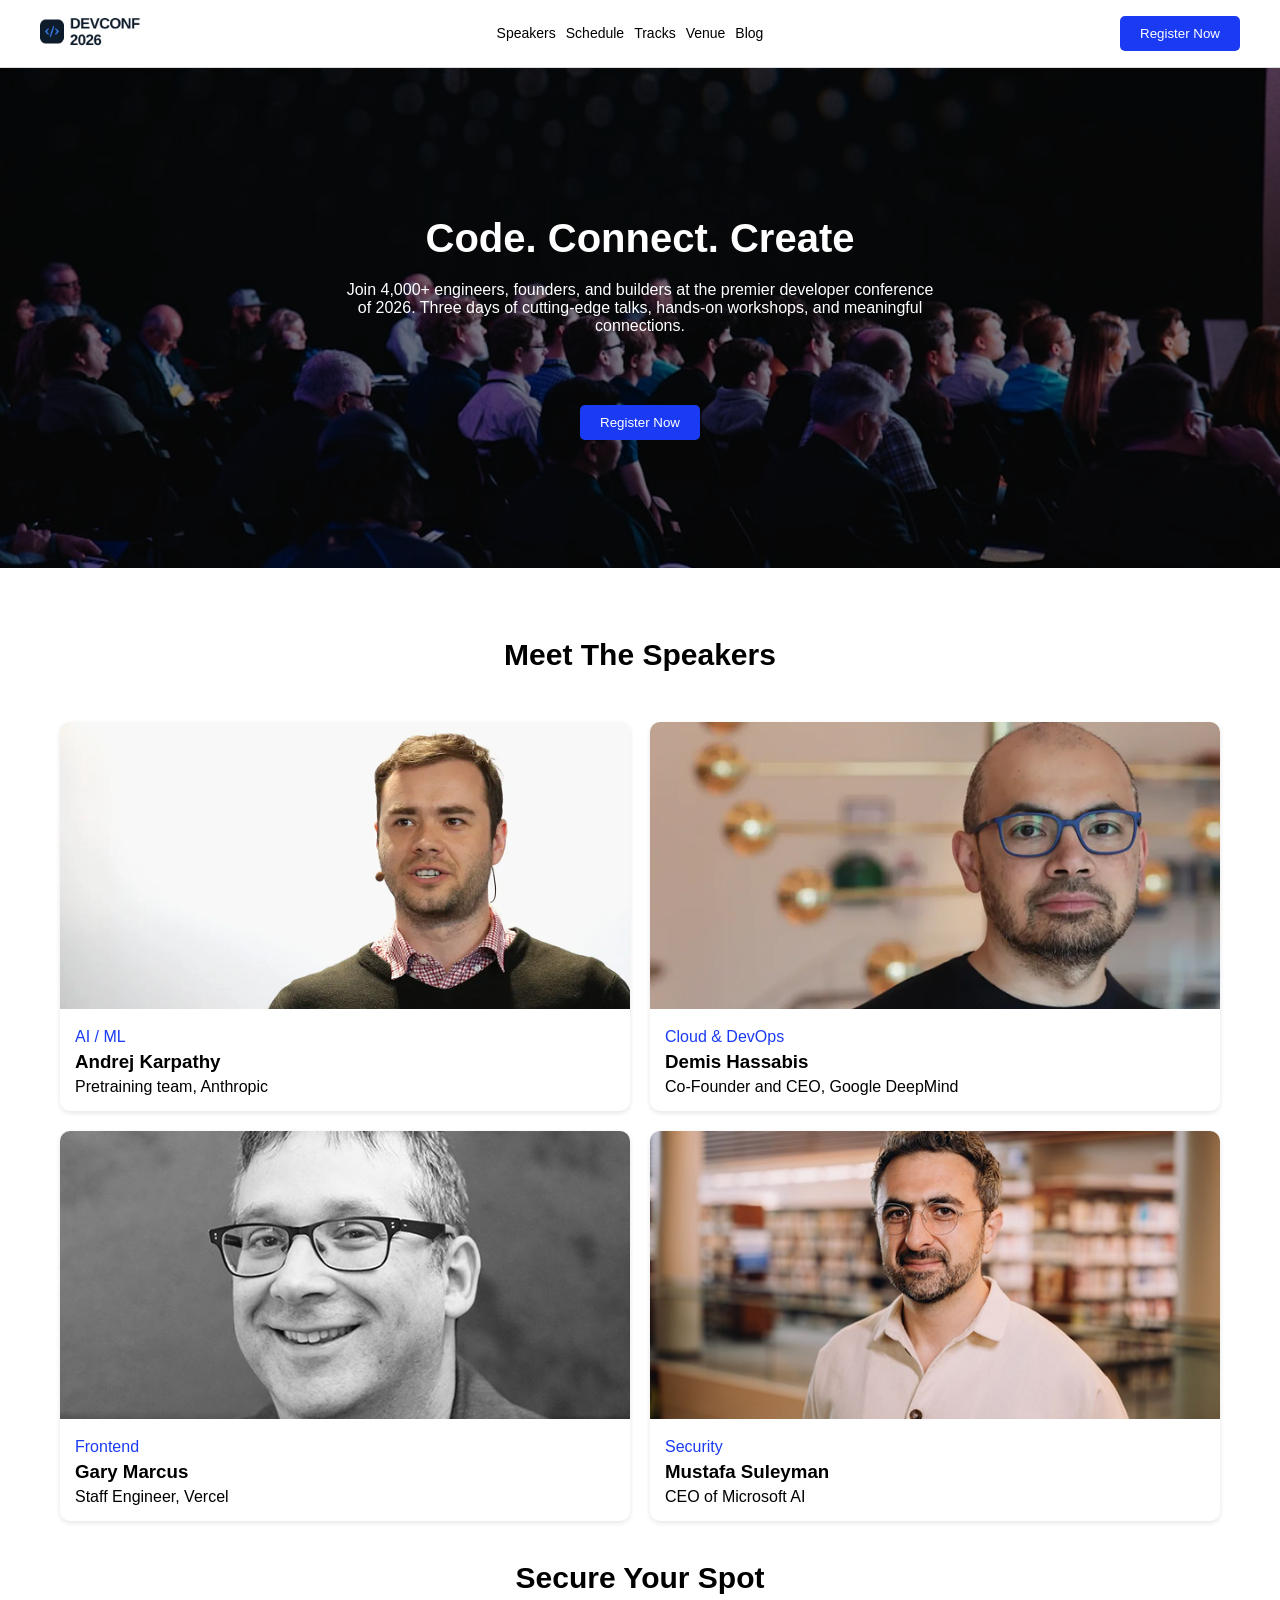
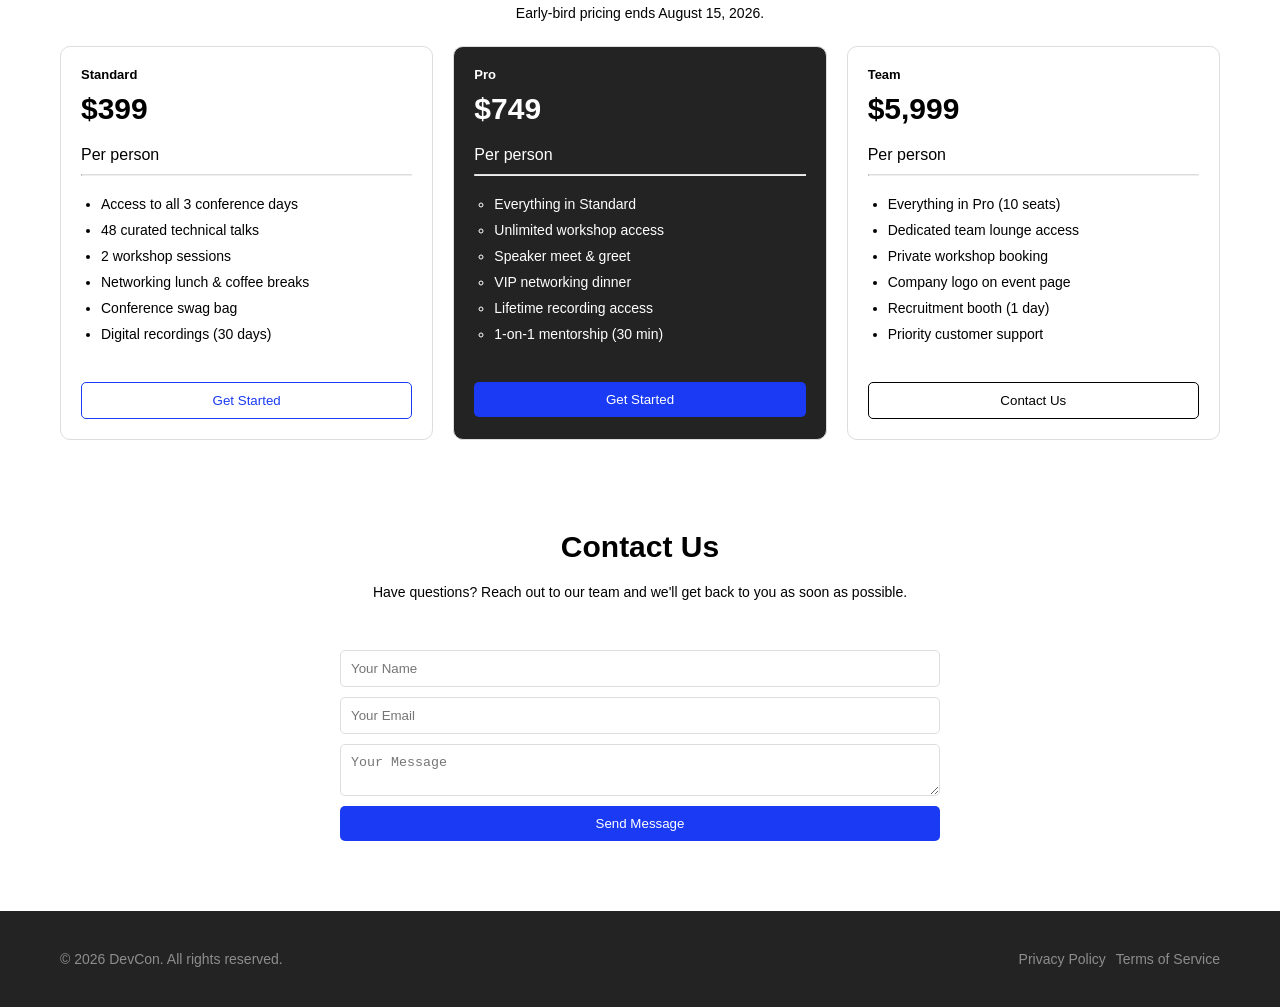
<file: index.html>
<!DOCTYPE html>
<html lang="en">
<head>
    <meta charset="UTF-8">
    <meta name="viewport" content="width=device-width, initial-scale=1.0">
    <link rel="stylesheet" href="style.css">
    <title>Document</title>
</head>
<body>
    <header>
        <div class="header-wrraper">
            <div class="logoarea">
                <img src="assets/logo.png" alt="">
            </div>
            <div class="navarea">
                <a href="#">Speakers</a>
                <a href="#">Schedule</a>
                <a href="#">Tracks</a>
                <a href="#">Venue</a>
                <a href="#">Blog</a>
            </div>
            <div class="headercta">
                <button class="btn">Register Now</button>
            </div>
        </div>
    </header>
    <main>
        <section id="hero">
            <div class="overlay"></div>
            <div class="hero-wrapper">
                <div class="herotext">
                    <h1>Code. Connect. Create</h1>
                    <p>Join 4,000+ engineers, founders, and builders at the premier developer conference of 2026. Three days of cutting-edge talks, hands-on workshops, and meaningful connections.</p>
                </div>
                <button class="btn">Register Now</button>
            </div>
        </section>
        <section id="speakers">
            <div class="container">
                <h2>Meet The Speakers</h2>
                <div class="speakers-grid">
                    <div class="speaker-card">
                        <img src="assets/andrej.png" alt="Andrej Karpathy">
                        <div class="card-content">
                            <a href="#">AI / ML</a>
                            <h3>Andrej Karpathy</h3>
                            <p>Pretraining team, Anthropic</p>
                        </div>
                    </div>
                    <div class="speaker-card">
                        <img src="assets/demis.png" alt="Demis Hassabis">
                        <div class="card-content">
                            <a href="#">Cloud & DevOps</a>
                            <h3>Demis Hassabis</h3>
                            <p>Co-Founder and CEO, Google DeepMind</p>
                        </div>
                    </div>
                    <div class="speaker-card">
                        <img src="assets/gary.png" alt="Gary Marcus">
                        <div class="card-content">
                            <a href="#">Frontend</a>
                            <h3>Gary Marcus</h3>
                            <p>Staff Engineer, Vercel</p>
                        </div>
                    </div>
                    <div class="speaker-card">
                        <img src="assets/mustafa.png" alt="Mustafa Suleyman">
                        <div class="card-content">
                            <a href="#">Security</a>
                            <h3>Mustafa Suleyman</h3>
                            <p>CEO of Microsoft AI</p>
                        </div>
                    </div>
                </div>
            </div>
        </section>
        <section id="pricing">
            <h2>Secure Your Spot</h2>
            <p>Early-bird pricing ends August 15, 2026.</p>
            <div class="container">
                <div class="pricing-grid">
                    <div class="pricing-card">
                        <h3>Standard</h3>
                        <p class="price">$399</p>
                        <p>Per person</p>
                        <hr>
                        <div>
                            <ul>
                                <li>Access to all 3 conference days</li>
                                <li>48 curated technical talks</li>
                                <li>2 workshop sessions</li>
                                <li>Networking lunch & coffee breaks</li>
                                <li>Conference swag bag</li>
                                <li>Digital recordings (30 days)</li>
                            </ul>
                        </div>
                        <button class="btn-outline-primary">Get Started</button>
                    </div>
                    <div class="pricing-card highlighted">
                        <h3>Pro</h3>
                        <p class="price">$749</p>
                        <p>Per person</p>
                        <hr>
                        <div>
                            <ul>
                                <li>Everything in Standard</li>
                                <li>Unlimited workshop access</li>
                                <li>Speaker meet & greet</li>
                                <li>VIP networking dinner</li>
                                <li>Lifetime recording access</li>
                                <li>1-on-1 mentorship (30 min)</li>
                            </ul>
                        </div>
                        <button class="btn">Get Started</button>
                    </div>
                    <div class="pricing-card">
                        <h3>Team</h3>
                        <p class="price">$5,999</p>
                        <p>Per person</p>
                        <hr>
                        <div>
                            <ul>
                                <li>Everything in Pro (10 seats)</li>
                                <li>Dedicated team lounge access</li>
                                <li>Private workshop booking</li>
                                <li>Company logo on event page</li>
                                <li>Recruitment booth (1 day)</li>
                                <li>Priority customer support</li>
                            </ul>
                        </div>
                        <button class="btn-outline-secondary">Contact Us</button>
                    </div>
                </div>
            </div>
        </section>
        <section id="contact">
            <div class="container">
                <h2>Contact Us</h2>
                <p>Have questions? Reach out to our team and we'll get back to you as soon as possible.</p>
                <form action="#" method="post">
                    <input type="text" name="name" placeholder="Your Name" required>
                    <input type="email" name="email" placeholder="Your Email" required>
                    <textarea name="message" placeholder="Your Message" required></textarea>
                    <button type="submit" class="btn">Send Message</button>
                </form>
            </div>
        </section>
    </main>
    <footer>
        <div class="container footer-wrapper">
            <p>&copy; 2026 DevCon. All rights reserved.</p>
            <div class="footer-links">
                <a href="#">Privacy Policy</a>
                <a href="#">Terms of Service</a>
            </div>
        </div>
    </footer>
</body>
</html>
</file>
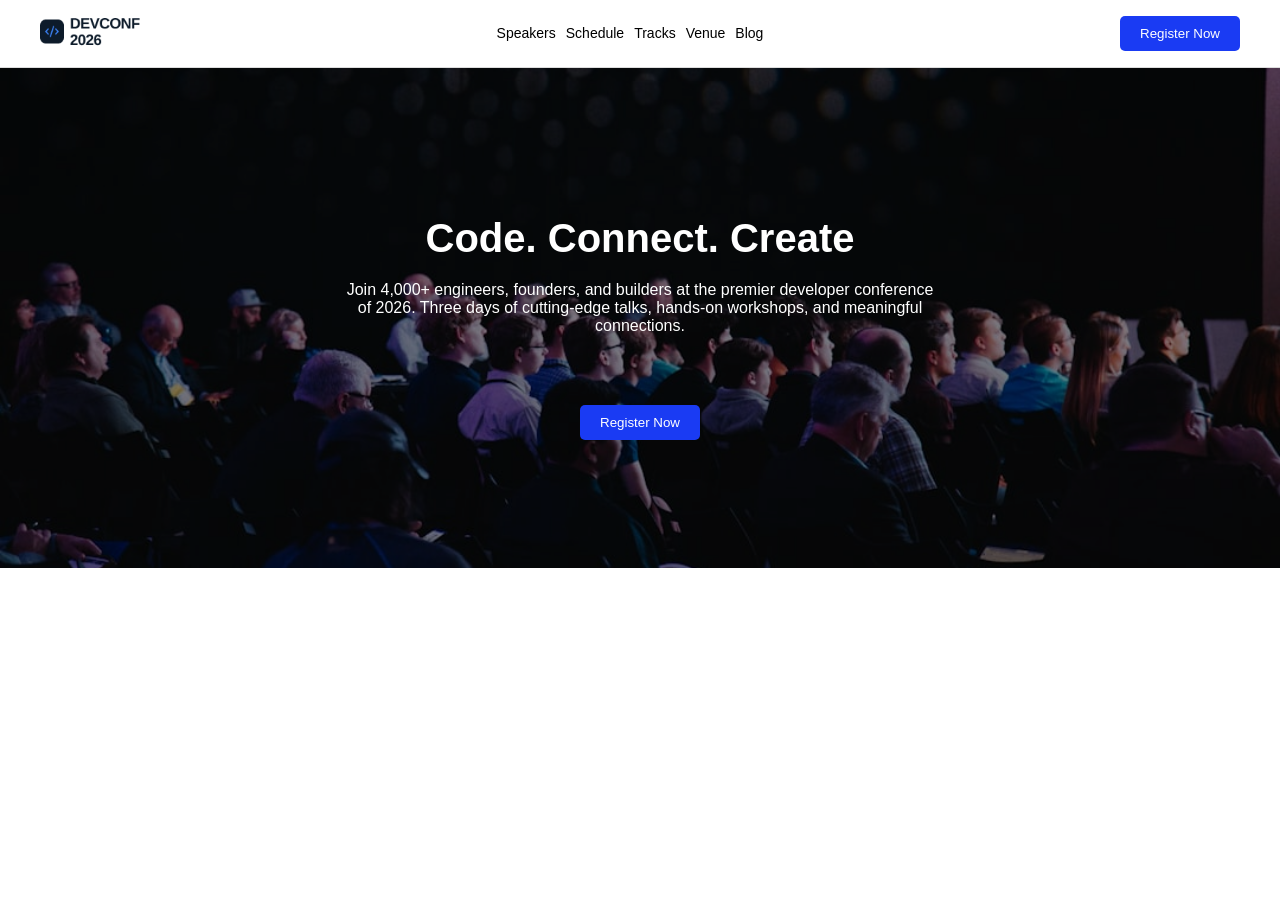
<file: src/index.html>
<!DOCTYPE html>
<html lang="en">
<head>
    <meta charset="UTF-8">
    <meta name="viewport" content="width=device-width, initial-scale=1.0">
    <link rel="stylesheet" href="style.css">
    <title>Document</title>
</head>
<body>
    <header>
        <div class="header-wrraper">
            <div class="logoarea">
                <img src="/assets/logo.png" alt="">
            </div>
            <div class="navarea">
                <a href="#">Speakers</a>
                <a href="#">Schedule</a>
                <a href="#">Tracks</a>
                <a href="#">Venue</a>
                <a href="#">Blog</a>
            </div>
            <div class="headercta">
                <button class="btn">Register Now</button>
            </div>
        </div>
    </header>
    <main>
        <section id="hero">
            <div class="overlay"></div>
            <div class="hero-wrapper">
                <div class="herotext">
                    <h1>Code. Connect. Create</h1>
                    <p>Join 4,000+ engineers, founders, and builders at the premier developer conference of 2026. Three days of cutting-edge talks, hands-on workshops, and meaningful connections.</p>
                </div>
                <button class="btn">Register Now</button>
            </div>

        </section>
    </main>
</body>
</html>
</file>
<file: style.css>
*{
    margin: 0;
    padding: 0;
    box-sizing: border-box;
}
html, body{
    height: 100%;
    font-family: 'Poppins', sans-serif;
}
header{
    width: 100%;
    padding: 15px;
    border-bottom: 1px solid #ddd;
    position: sticky;
    top: 0;
    background-color: #fff;
    z-index: 1000;
}
.header-wrraper{
    width: 100%;
    max-width: 1200px;
    margin: auto;
    display: flex;
    align-items: center;
    justify-content: space-between;
}
.logoarea img{
    width: 100px;
}
.navarea{
    display: flex;
    align-items: center;
    justify-content: center;
    gap: 10px;
    flex-direction: row;
}
.navarea a{
    text-decoration: none;
    color: #000;
    font-size: 14px;
    font-weight: 500;
}
.btn{
    padding: 10px 20px;
    background-color: #1a3bf3;
    color: #fff;
    border: none;
    border-radius: 5px;
    cursor: pointer;
}
.hero-wrapper{
    display: flex;
    align-items: center;
    justify-content: center;
    flex-direction: column;
    gap: 30px;
    z-index: 1;
}
#hero{
    width: 100%;
    max-width: 100%;
    min-height: 500px;
    margin: auto;
    color: #fff;
    display: flex;
    flex-direction: column;
    align-items: center;
    justify-content: center;
    background-image: url('assets/banner.jpg');
    background-size: cover;
    background-position: center;
    background-repeat: no-repeat;
    position: relative;
}
.herotext{
    width: 100%;
    height: 100%;
    padding: 20px;
    display: flex;
    flex-direction: column;
    align-items: center;
    justify-content: center;
}
.herotext h1{
    font-size: 40px;
    font-weight: 700;
    margin-bottom: 20px;
    text-align: center;
}
.herotext p{
    font-size: 16px;
    font-weight: 400;
    text-align: center;
    margin-bottom: 20px;
    max-width: 600px;
}
.overlay{
    position: absolute;
    top: 0;
    left: 0;
    width: 100%;
    height: 100%;
    background-color: rgba(0, 0, 0, 0.5);
    z-index: 0;
}
.container{
    width: 100%;
    max-width: 1200px;
    margin: auto;
    padding: 20px;
}
#speakers h2{
    font-size: 30px;
    font-weight: 700;
    margin-bottom: 20px;
    text-align: center;
    margin: 50px 0;
}
.speakers-grid{
    display: grid;
    grid-template-columns: repeat(auto-fit, minmax(500px, 1fr));
    gap: 20px;
}
.speakers-grid .speaker-card{
    background-color: #fff;
    border-radius: 10px;
    overflow: hidden;
    box-shadow: 0 2px 5px rgba(0, 0, 0, 0.1);
    transition: transform 0.3s ease;
    overflow: hidden;
}
.speakers-grid .speaker-card img{
    width: 100%;
    height: auto;
    object-fit: cover;
}
.speakers-grid .card-content{
    padding: 15px;
    flex-direction: column;
    display: flex;
    justify-content: center;
    gap: 5px;
    height: fit-content;
}
.speakers-grid .card-content a{
    text-decoration: none;
    color: #1a3bf3;
    font-weight: 500;
}
#pricing{
    width: 100%;
    height: auto;
}
#pricing h2{
    font-size: 30px;
    font-weight: 700;
    margin-bottom: 20px;
    text-align: center;
    margin-bottom: 10px;
    margin-top: 20px;
}
#pricing > p{
    font-size: 14px;
    font-weight: 400;
    margin-bottom: 5px;
    text-align: center;
}
#pricing .price{
    font-size: 30px;
    font-weight: 700;
    margin-bottom: 20px;
}
.pricing-grid{
    display: grid;
    grid-template-columns: repeat(auto-fit, minmax(230px, 1fr));
    gap: 20px;
}
.pricing-card{
    background-color: #fff;
    border-radius: 10px;
    overflow: hidden;
    transition: transform 0.3s ease;
    overflow: hidden;
    border: 1px solid #ddd;
    padding: 20px;
}
.pricing-card ul{
    padding: 10px 0;
    padding-left: 20px;
    margin-bottom: 20px;
}
.pricing-card div ul li{
    font-size: 14px;
    font-weight: 400;
    margin-bottom: 10px;
}
.pricing-card h3{
    font-size: 13px;
    font-weight: 700;
    margin-bottom: 10px;
}
.highlighted{
    background-color: #232323 !important;
    color: #fff;
}
.highlighted h3{
    color: #fff;
}
.highlighted p{
    color: #fff;
}
.price{
    font-size: 30px;
    font-weight: 700;
    margin-bottom: 20px;
}
.btn-outline-secondary{
    padding: 10px 20px;
    background-color: #fff;
    color: #000000;
    border: 1px solid #000000;
    border-radius: 5px;
    cursor: pointer;
    width: 100%;
}
.btn-outline-primary{
    padding: 10px 20px;
    color: #1a3bf3;
    background-color: transparent;
    border: 1px solid #1a3bf3;
    border-radius: 5px;
    cursor: pointer;
    width: 100%;
}
.highlighted .btn{
    width: 100%;
}
.highlighted ul{
    list-style: circle;
}
hr{
    border-top: 1px solid #ddd;
    margin: 10px 0;
}
#contact{
    width: 100%;
    height: auto;
    padding: 50px 20px;
}
#contact h2{
    font-size: 30px;
    font-weight: 700;
    margin-bottom: 20px;
    text-align: center;
}
#contact p{
    font-size: 14px;
    font-weight: 400;
    text-align: center;
    margin-bottom: 50px;
}

#contact form{
    display: flex;
    flex-direction: column;
    gap: 10px;
    max-width: 600px;
    margin: auto;
}
#contact form input, #contact form textarea{
    padding: 10px;
    border: 1px solid #ddd;
    border-radius: 5px;
    width: 100%;
}
footer{
    width: 100%;
    padding: 20px;
    background-color: #232323;
    color: #fff;
    text-align: center;
}
.footer-wrapper{
    display: flex;
    align-items: center;
    justify-content: space-between;
}

.footer-wrapper p{
    font-size: 14px;
    color: #8d8d8d;
}
.footer-wrapper a{
    text-decoration: none;
    color: #8d8d8d;
    font-size: 14px;
}
.footer-links{
    display: flex;
    align-items: center;
    justify-content: center;
    gap: 10px;
}
</file>
<file: src/style.css>
*{
    margin: 0;
    padding: 0;
    box-sizing: border-box;
}
html, body{
    height: 100%;
    font-family: 'Poppins', sans-serif;
}
header{
    width: 100%;
    padding: 15px;
    border-bottom: 1px solid #ddd;
    position: sticky;
    top: 0;
    background-color: #fff;
    z-index: 1000;
}
.header-wrraper{
    width: 100%;
    max-width: 1200px;
    margin: auto;
    display: flex;
    align-items: center;
    justify-content: space-between;
}
.logoarea img{
    width: 100px;
}
.navarea{
    display: flex;
    align-items: center;
    justify-content: center;
    gap: 10px;
    flex-direction: row;
}
.navarea a{
    text-decoration: none;
    color: #000;
    font-size: 14px;
    font-weight: 500;
}
.btn{
    padding: 10px 20px;
    background-color: #1a3bf3;
    color: #fff;
    border: none;
    border-radius: 5px;
    cursor: pointer;
}
.hero-wrapper{
    display: flex;
    align-items: center;
    justify-content: center;
    flex-direction: column;
    gap: 30px;
    z-index: 1;
}
#hero{
    width: 100%;
    max-width: 100%;
    min-height: 500px;
    margin: auto;
    color: #fff;
    display: flex;
    flex-direction: column;
    align-items: center;
    justify-content: center;
    background-image: url('/assets/banner.jpg');
    background-size: cover;
    background-position: center;
    background-repeat: no-repeat;
    position: relative;
}
.herotext{
    width: 100%;
    height: 100%;
    padding: 20px;
    display: flex;
    flex-direction: column;
    align-items: center;
    justify-content: center;
}
.herotext h1{
    font-size: 40px;
    font-weight: 700;
    margin-bottom: 20px;
    text-align: center;
}
.herotext p{
    font-size: 16px;
    font-weight: 400;
    text-align: center;
    margin-bottom: 20px;
    max-width: 600px;
}
.overlay{
    position: absolute;
    top: 0;
    left: 0;
    width: 100%;
    height: 100%;
    background-color: rgba(0, 0, 0, 0.5);
    z-index: 0;
}
</file>
